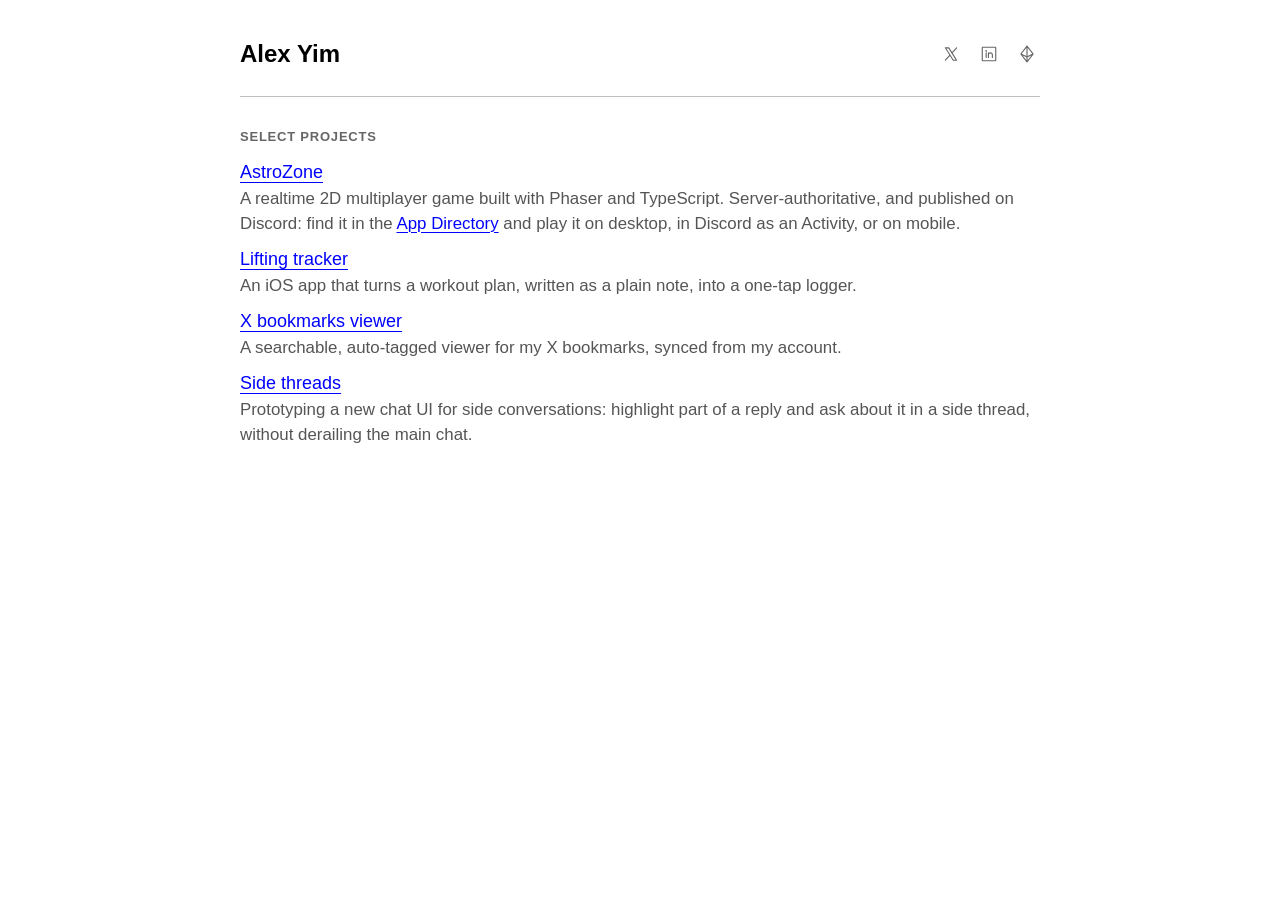
<file: index.html>
<!DOCTYPE html>
<html lang="en">
<head>
  <meta charset="utf-8">
  <meta name="viewport" content="width=device-width, initial-scale=1">
  <title>Alex Yim</title>

  <meta name="description" content="Software Engineer">
  <meta property="og:title" content="Alex Yim">
  <meta property="og:description" content="Software Engineer">
  <meta property="og:url" content="https://alexyim.org">

  <link rel="icon" type="image/x-icon" href="favicon.ico">

  <link rel="stylesheet" href="/style.css?v=4">
</head>
<body>
  <main>
    <header class="site-header">
      <h1>
        Alex Yim
        <nav class="social-links" aria-label="Social links">
          <a href="https://x.com/alexyim" target="_blank" rel="noopener noreferrer" aria-label="X (formerly Twitter)">
            <svg viewBox="0 0 256 256" fill="currentColor" aria-hidden="true"><path d="M214.75,211.71l-62.6-98.38,61.77-67.95a8,8,0,0,0-11.84-10.76L143.24,99.34,102.75,35.71A8,8,0,0,0,96,32H48a8,8,0,0,0-6.75,12.3l62.6,98.37-61.77,68a8,8,0,1,0,11.84,10.76l58.84-64.72,40.49,63.63A8,8,0,0,0,160,224h48a8,8,0,0,0,6.75-12.29ZM164.39,208,62.57,48h29L193.43,208Z"/></svg>
          </a>
          <a href="https://linkedin.com/in/alexyimcal" target="_blank" rel="noopener noreferrer" aria-label="LinkedIn">
            <svg viewBox="0 0 256 256" fill="currentColor" aria-hidden="true"><path d="M216,24H40A16,16,0,0,0,24,40V216a16,16,0,0,0,16,16H216a16,16,0,0,0,16-16V40A16,16,0,0,0,216,24Zm0,192H40V40H216V216ZM96,112v64a8,8,0,0,1-16,0V112a8,8,0,0,1,16,0Zm88,28v36a8,8,0,0,1-16,0V140a20,20,0,0,0-40,0v36a8,8,0,0,1-16,0V112a8,8,0,0,1,15.79-1.78A36,36,0,0,1,184,140ZM100,84A12,12,0,1,1,88,72,12,12,0,0,1,100,84Z"/></svg>
          </a>
          <a href="https://etherscan.io/address/alexy.eth" target="_blank" rel="noopener noreferrer" aria-label="Ethereum">
            <svg viewBox="0 0 256 256" fill="currentColor" aria-hidden="true"><path d="M222.29,123.06l-88-112a8,8,0,0,0-12.58,0l-88,112a8,8,0,0,0,0,9.88l88,112a8,8,0,0,0,12.58,0l88-112A8,8,0,0,0,222.29,123.06ZM136,39.13l67.42,85.8L136,155.58ZM120,155.58,52.58,124.93,120,39.13Zm0,17.57v43.72l-53.43-68Zm16,0,53.43-24.29-53.43,68Z"/></svg>
          </a>
        </nav>
      </h1>
    </header>

    <section class="projects" aria-labelledby="projects-heading">
      <h2 id="projects-heading">Select projects</h2>
      <ul>
        <li>
          <a href="https://astrozone.up.railway.app/" target="_blank" rel="noopener noreferrer">AstroZone</a>
          <span class="project-note">A realtime 2D multiplayer game built with Phaser and TypeScript. Server-authoritative, and published on Discord: find it in the <a href="https://discord.com/discovery/applications/1543836397700653107">App Directory</a> and play it on desktop, in Discord as an Activity, or on mobile.</span>
        </li>
        <li>
          <a href="projects/lifting-tracker/">Lifting tracker</a>
          <span class="project-note">An iOS app that turns a workout plan, written as a plain note, into a one-tap logger.</span>
        </li>
        <li>
          <a href="projects/x-bookmarks/">X bookmarks viewer</a>
          <span class="project-note">A searchable, auto-tagged viewer for my X bookmarks, synced from my account.</span>
        </li>
        <li>
          <a href="projects/chat-asides/">Side threads</a>
          <span class="project-note">Prototyping a new chat UI for side conversations: highlight part of a reply and ask about it in a side thread, without derailing the main chat.</span>
        </li>
      </ul>
    </section>
  </main>
  <script type="module" src="https://static.cloudflareinsights.com/beacon.min.js" data-cf-beacon='{"token": "e54d56c2ba0f45f4ae67112ad8e70a1b"}'></script>
</body>
</html>
</file>
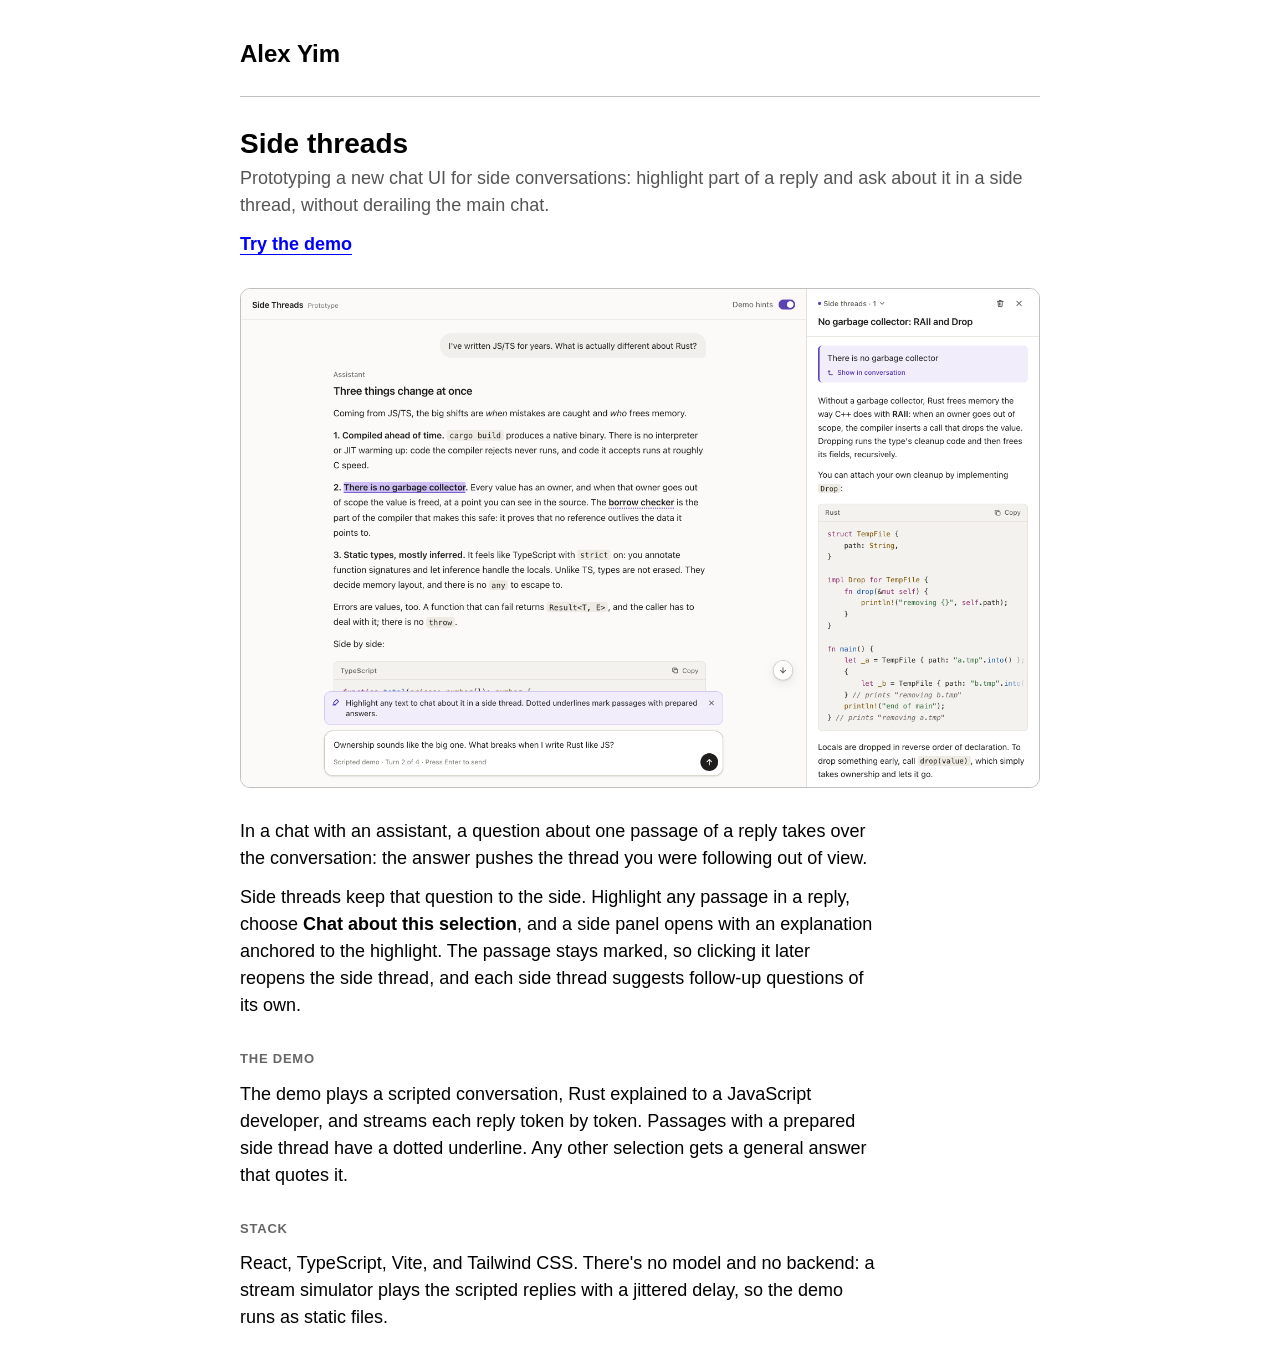
<file: projects/chat-asides/index.html>
<!DOCTYPE html>
<html lang="en">
<head>
  <meta charset="utf-8">
  <meta name="viewport" content="width=device-width, initial-scale=1">
  <title>Side threads · Alex Yim</title>

  <meta name="description" content="Prototyping a new chat UI for side conversations: highlight part of a reply and ask about it in a side thread, without derailing the main chat.">
  <meta property="og:title" content="Side threads">
  <meta property="og:description" content="Prototyping a new chat UI for side conversations: highlight part of a reply and ask about it in a side thread, without derailing the main chat.">
  <meta property="og:url" content="https://alexyim.org/projects/chat-asides/">
  <meta property="og:image" content="https://alexyim.org/projects/chat-asides/aside.png">

  <link rel="icon" type="image/x-icon" href="/favicon.ico">
  <link rel="stylesheet" href="/style.css?v=4">
</head>
<body>
  <main>
    <header class="site-header">
      <h1><a class="home-link" href="/">Alex Yim</a></h1>
    </header>

    <article class="project-page">
      <h2 class="project-title">Side threads</h2>
      <p class="project-tagline">Prototyping a new chat UI for side conversations: highlight part of a reply and ask about it in a side thread, without derailing the main chat.</p>
      <p class="project-demo"><a href="demo/">Try the demo</a></p>

      <figure class="screenshot">
        <a href="aside.png"><img src="aside.png" width="2880" height="1800"
             alt="The chat on the left, with the passage &quot;There is no garbage collector&quot; highlighted, and a side thread on the right explaining it"></a>
      </figure>

      <div class="project-body">
        <p>In a chat with an assistant, a question about one passage of a reply takes over the conversation: the answer pushes the thread you were following out of view.</p>
        <p>Side threads keep that question to the side. Highlight any passage in a reply, choose <strong>Chat about this selection</strong>, and a side panel opens with an explanation anchored to the highlight. The passage stays marked, so clicking it later reopens the side thread, and each side thread suggests follow-up questions of its own.</p>
        <h3>The demo</h3>
        <p>The demo plays a scripted conversation, Rust explained to a JavaScript developer, and streams each reply token by token. Passages with a prepared side thread have a dotted underline. Any other selection gets a general answer that quotes it.</p>
        <h3>Stack</h3>
        <p>React, TypeScript, Vite, and Tailwind CSS. There's no model and no backend: a stream simulator plays the scripted replies with a jittered delay, so the demo runs as static files.</p>
      </div>
    </article>
  </main>
  <script type="module" src="https://static.cloudflareinsights.com/beacon.min.js" data-cf-beacon='{"token": "e54d56c2ba0f45f4ae67112ad8e70a1b"}'></script>
</body>
</html>
</file>
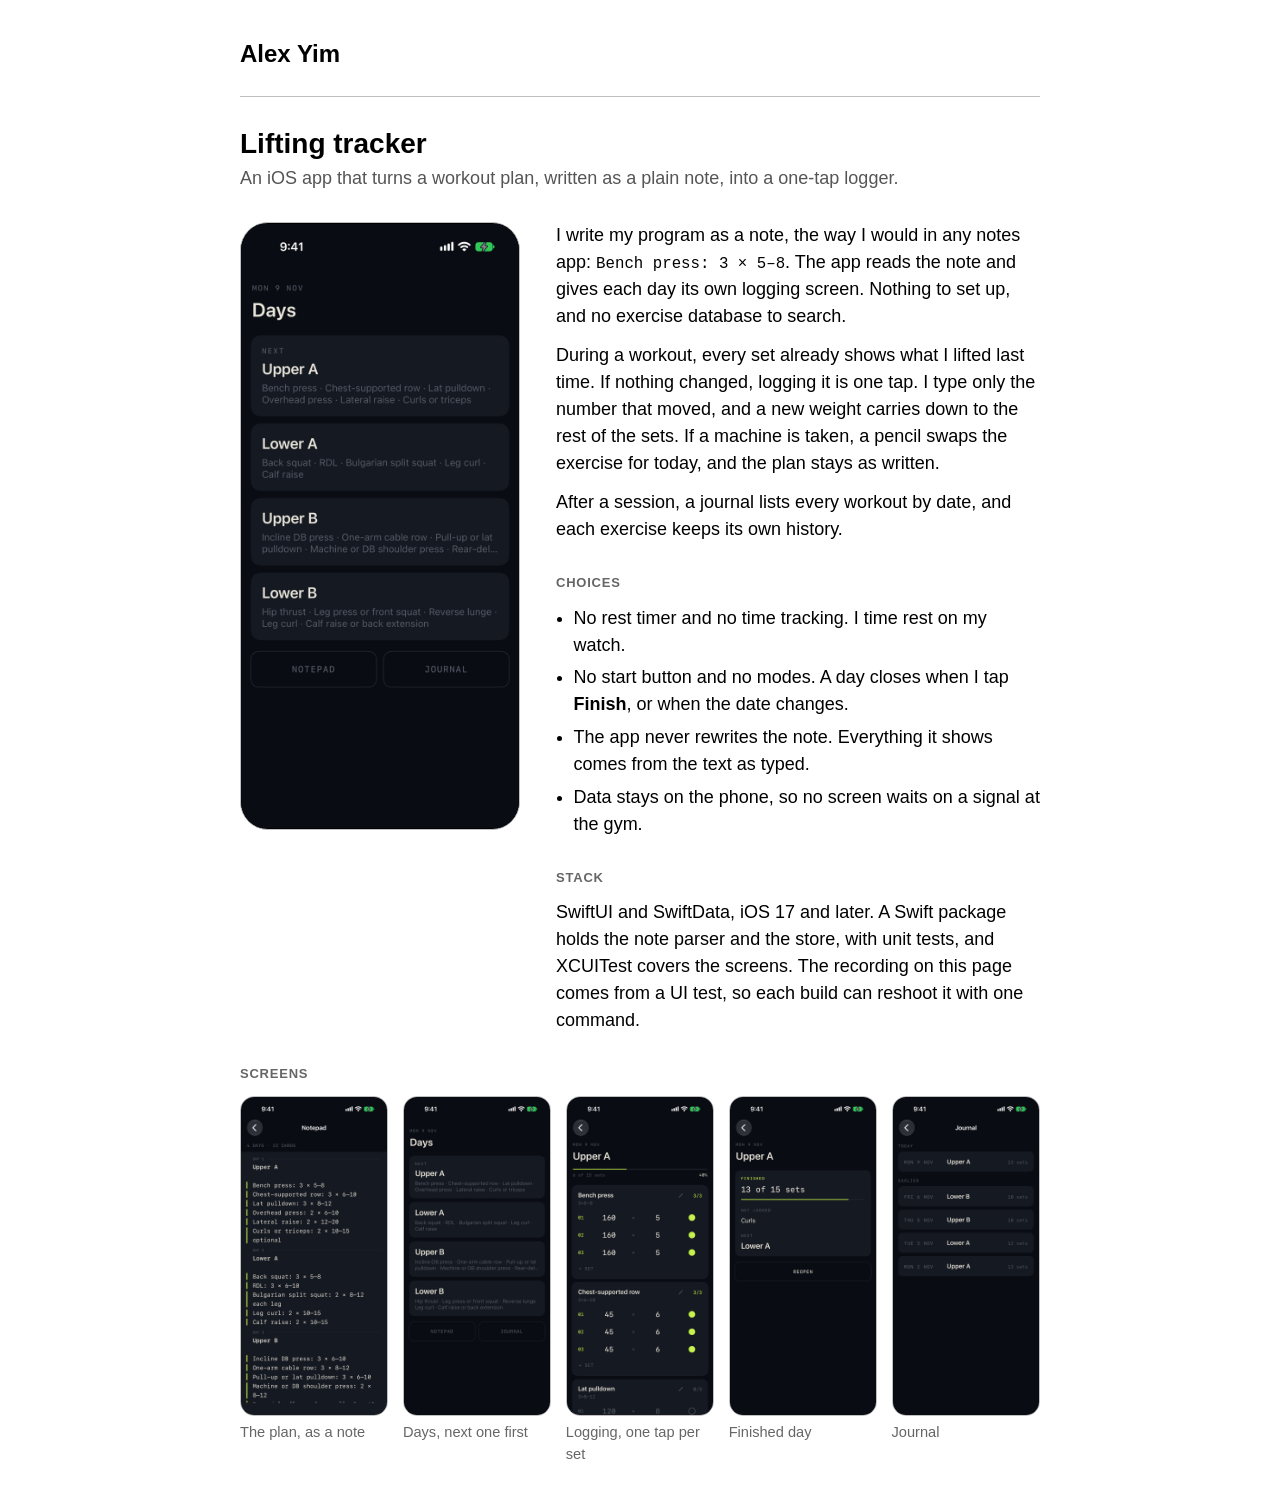
<file: projects/lifting-tracker/index.html>
<!DOCTYPE html>
<html lang="en">
<head>
  <meta charset="utf-8">
  <meta name="viewport" content="width=device-width, initial-scale=1">
  <title>Lifting tracker · Alex Yim</title>

  <meta name="description" content="An iOS app that turns a workout plan, written as a plain note, into a one-tap logger.">
  <meta property="og:title" content="Lifting tracker">
  <meta property="og:description" content="An iOS app that turns a workout plan, written as a plain note, into a one-tap logger.">
  <meta property="og:url" content="https://alexyim.org/projects/lifting-tracker/">
  <meta property="og:image" content="https://alexyim.org/projects/lifting-tracker/poster.png">

  <link rel="icon" type="image/x-icon" href="/favicon.ico">
  <link rel="stylesheet" href="/style.css?v=4">
</head>
<body>
  <main>
    <header class="site-header">
      <h1><a class="home-link" href="/">Alex Yim</a></h1>
    </header>

    <article class="project-page">
      <h2 class="project-title">Lifting tracker</h2>
      <p class="project-tagline">An iOS app that turns a workout plan, written as a plain note, into a one-tap logger.</p>

      <div class="project-hero">
        <video class="device" src="demo.mp4" poster="poster.png" autoplay muted loop playsinline
               aria-label="Screen recording: the plan note, then a full Upper A session logged and finished, then the journal."></video>

        <div class="project-body">
          <p>I write my program as a note, the way I would in any notes app: <code>Bench press: 3 × 5–8</code>. The app reads the note and gives each day its own logging screen. Nothing to set up, and no exercise database to search.</p>
          <p>During a workout, every set already shows what I lifted last time. If nothing changed, logging it is one tap. I type only the number that moved, and a new weight carries down to the rest of the sets. If a machine is taken, a pencil swaps the exercise for today, and the plan stays as written.</p>
          <p>After a session, a journal lists every workout by date, and each exercise keeps its own history.</p>
          <h3>Choices</h3>
          <ul>
            <li>No rest timer and no time tracking. I time rest on my watch.</li>
            <li>No start button and no modes. A day closes when I tap <strong>Finish</strong>, or when the date changes.</li>
            <li>The app never rewrites the note. Everything it shows comes from the text as typed.</li>
            <li>Data stays on the phone, so no screen waits on a signal at the gym.</li>
          </ul>
          <h3>Stack</h3>
          <p>SwiftUI and SwiftData, iOS 17 and later. A Swift package holds the note parser and the store, with unit tests, and XCUITest covers the screens. The recording on this page comes from a UI test, so each build can reshoot it with one command.</p>
        </div>
      </div>

      <h3 class="gallery-heading">Screens</h3>
      <ul class="gallery">
        <li><figure><img src="2-notepad.png" alt="The notepad, holding the four-day routine as plain text" loading="lazy" width="644" height="1400"><figcaption>The plan, as a note</figcaption></figure></li>
        <li><figure><img src="1-days.png" alt="The days list, with Upper A next in the rotation" loading="lazy" width="644" height="1400"><figcaption>Days, next one first</figcaption></figure></li>
        <li><figure><img src="3-logger.png" alt="The Upper A logger, with last week's weights shown on each set" loading="lazy" width="644" height="1400"><figcaption>Logging, one tap per set</figcaption></figure></li>
        <li><figure><img src="4-summary.png" alt="The summary after finishing Upper A" loading="lazy" width="644" height="1400"><figcaption>Finished day</figcaption></figure></li>
        <li><figure><img src="5-journal.png" alt="The journal, listing the week's sessions by date" loading="lazy" width="644" height="1400"><figcaption>Journal</figcaption></figure></li>
      </ul>
    </article>
  </main>
  <script type="module" src="https://static.cloudflareinsights.com/beacon.min.js" data-cf-beacon='{"token": "e54d56c2ba0f45f4ae67112ad8e70a1b"}'></script>
</body>
</html>
</file>
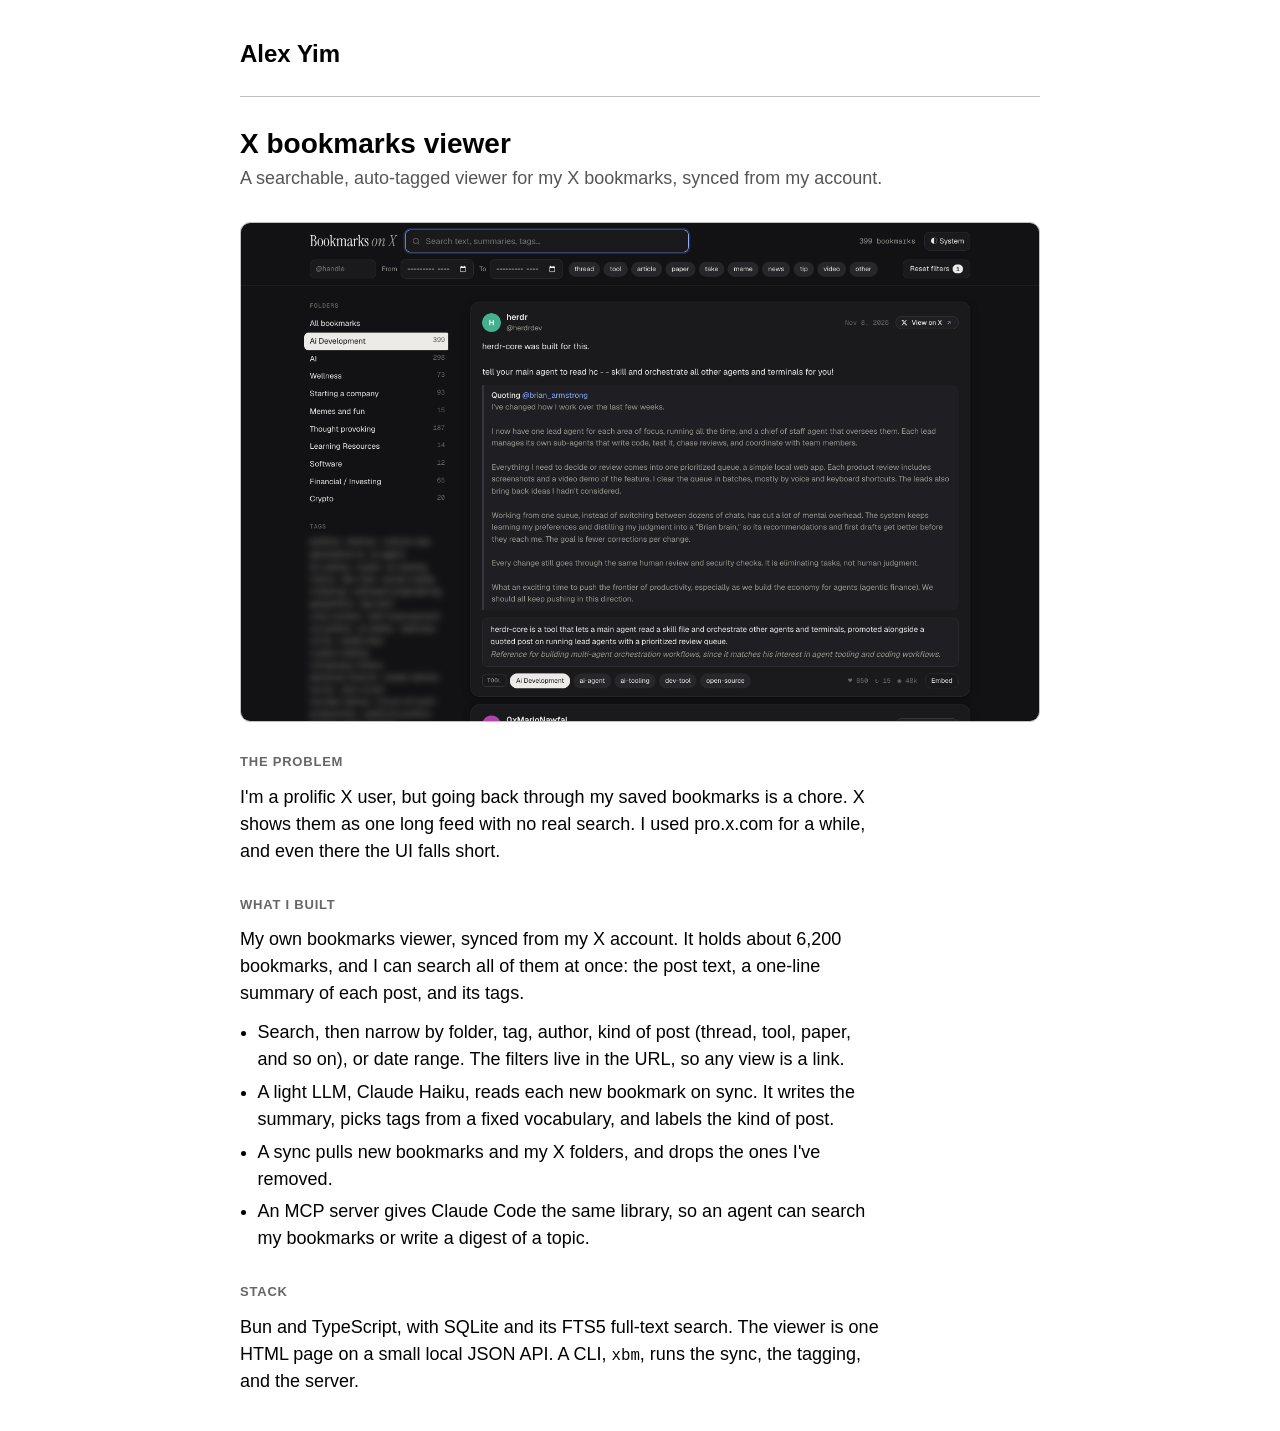
<file: projects/x-bookmarks/index.html>
<!DOCTYPE html>
<html lang="en">
<head>
  <meta charset="utf-8">
  <meta name="viewport" content="width=device-width, initial-scale=1">
  <title>X bookmarks viewer · Alex Yim</title>

  <meta name="description" content="A searchable, auto-tagged viewer for my X bookmarks, synced from my account.">
  <meta property="og:title" content="X bookmarks viewer">
  <meta property="og:description" content="A searchable, auto-tagged viewer for my X bookmarks, synced from my account.">
  <meta property="og:url" content="https://alexyim.org/projects/x-bookmarks/">
  <meta property="og:image" content="https://alexyim.org/projects/x-bookmarks/viewer.png">

  <link rel="icon" type="image/x-icon" href="/favicon.ico">
  <link rel="stylesheet" href="/style.css?v=4">
</head>
<body>
  <main>
    <header class="site-header">
      <h1><a class="home-link" href="/">Alex Yim</a></h1>
    </header>

    <article class="project-page">
      <h2 class="project-title">X bookmarks viewer</h2>
      <p class="project-tagline">A searchable, auto-tagged viewer for my X bookmarks, synced from my account.</p>

      <figure class="screenshot">
        <a href="viewer.png"><img src="viewer.png" width="2880" height="1800"
             alt="The viewer filtered to the Ai Development folder, 399 bookmarks. A post card shows the post, a one-line summary, and its tags. The sidebar tag list is blurred."></a>
      </figure>

      <div class="project-body">
        <h3>The problem</h3>
        <p>I'm a prolific X user, but going back through my saved bookmarks is a chore. X shows them as one long feed with no real search. I used pro.x.com for a while, and even there the UI falls short.</p>
        <h3>What I built</h3>
        <p>My own bookmarks viewer, synced from my X account. It holds about 6,200 bookmarks, and I can search all of them at once: the post text, a one-line summary of each post, and its tags.</p>
        <ul>
          <li>Search, then narrow by folder, tag, author, kind of post (thread, tool, paper, and so on), or date range. The filters live in the URL, so any view is a link.</li>
          <li>A light LLM, Claude Haiku, reads each new bookmark on sync. It writes the summary, picks tags from a fixed vocabulary, and labels the kind of post.</li>
          <li>A sync pulls new bookmarks and my X folders, and drops the ones I've removed.</li>
          <li>An MCP server gives Claude Code the same library, so an agent can search my bookmarks or write a digest of a topic.</li>
        </ul>
        <h3>Stack</h3>
        <p>Bun and TypeScript, with SQLite and its FTS5 full-text search. The viewer is one HTML page on a small local JSON API. A CLI, <code>xbm</code>, runs the sync, the tagging, and the server.</p>
      </div>
    </article>
  </main>
  <script type="module" src="https://static.cloudflareinsights.com/beacon.min.js" data-cf-beacon='{"token": "e54d56c2ba0f45f4ae67112ad8e70a1b"}'></script>
</body>
</html>
</file>
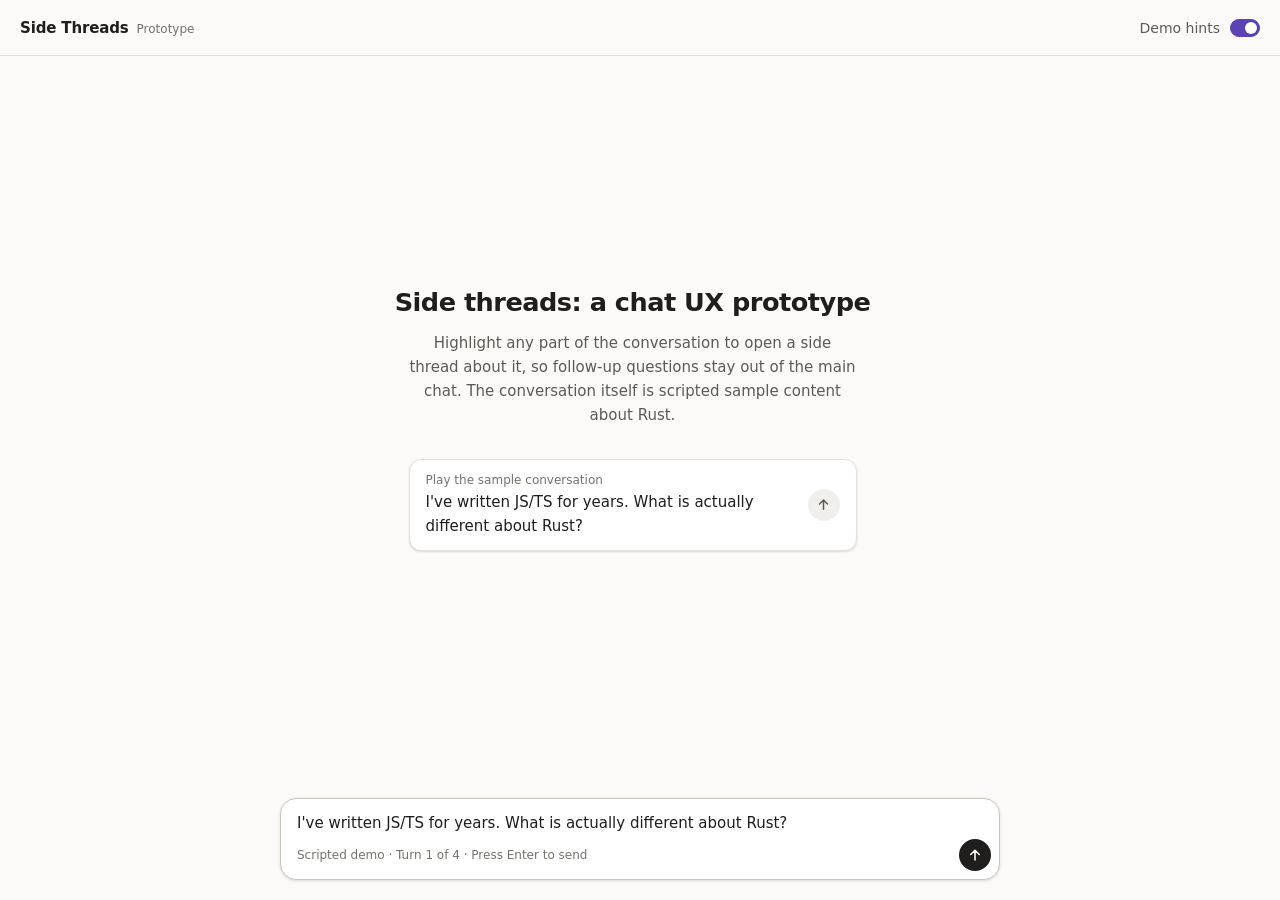
<file: projects/chat-asides/demo/index.html>
<!doctype html>
<html lang="en">
  <head>
    <meta charset="UTF-8" />
    <meta name="viewport" content="width=device-width, initial-scale=1.0" />
    <meta name="color-scheme" content="light dark" />
    <title>Side Threads · Prototype</title>
    <script type="module" crossorigin src="./assets/index-chdZR3mV.js"></script>
    <link rel="stylesheet" crossorigin href="./assets/index-BQ_WyhXD.css">
  </head>
  <body>
    <div id="root"></div>
    <script type="module" src="https://static.cloudflareinsights.com/beacon.min.js" data-cf-beacon='{"token": "e54d56c2ba0f45f4ae67112ad8e70a1b"}'></script>
</body>
</html>
</file>
<file: style.css>
/* Base Reset */
*, *::before, *::after {
  box-sizing: border-box;
  margin: 0;
  padding: 0;
}

:root {
  /* Typography */
  --font-family: -apple-system, BlinkMacSystemFont, "proxima nova", "helvetica neue", helvetica, arial, sans-serif;
  --font-size: clamp(1rem, 1.5vw, 1.125rem);
  
  /* Spacing */
  --space-1: clamp(0.75rem, 3vw, 1.5rem);
  --width-content: 800px;
  --width-page: min(90%, var(--width-content));
  
  /* Styling */
  --radius: 2px;
  --duration: 0.2s;
  --timing: ease;
  
  /* Light theme colors */
  --color-text: #000000;
  --color-text-secondary: #555555;
  --color-text-muted: #666666;
  --color-link: blue;
  --color-border: #c0c0c0;
  --color-background: white;
}

/* Base HTML elements */
html {
  -webkit-text-size-adjust: 100%;
  tab-size: 4;
}

body {
  font-family: var(--font-family);
  background: var(--color-background);
  color: var(--color-text);
  font-size: var(--font-size);
  line-height: 1.5;
  -webkit-font-smoothing: antialiased;
  -moz-osx-font-smoothing: grayscale;
  text-rendering: optimizeLegibility;
  transition: background-color var(--duration) var(--timing),
              color var(--duration) var(--timing);
}

main {
  width: var(--width-page);
  margin: 0 auto;
  padding: calc(var(--space-1) * 1.5) 0;
}

/* Media elements */
img, picture, video, canvas, svg {
  display: block;
  max-width: 100%;
}

/* Form elements */
input, button, textarea, select {
  font: inherit;
}

/* Typography */
p, h1, h2, h3, h4, h5, h6 {
  overflow-wrap: break-word;
}

/* Site header */
.site-header {
  padding-bottom: var(--space-1);
  border-bottom: 1px solid var(--color-border);
}

.site-header h1 {
  font-size: 1.5rem;
  font-weight: bold;
  margin: 0;
  display: flex;
  justify-content: space-between;
  align-items: center;
}

/* Social links */
.social-links {
  display: flex;
  gap: 0.75rem;
  font-size: 0.875em;
}

.social-links a {
  color: var(--color-text-muted);
  padding: 0.25rem;
  transition: color var(--duration) var(--timing), 
              transform var(--duration) var(--timing);
  text-decoration: none;
}

.social-links a:hover {
  color: var(--color-text);
  transform: translateY(-1px);
}

.social-links svg {
  width: 1.125rem;
  height: 1.125rem;
}

.social-links a:focus-visible {
  outline: 2px solid var(--color-link);
  outline-offset: var(--radius);
  border-radius: var(--radius);
}

/* Projects section */
.projects {
  margin-top: calc(var(--space-1) * 1.25);
}

.projects h2 {
  font-size: 0.8125rem;
  font-weight: 600;
  letter-spacing: 0.06em;
  text-transform: uppercase;
  color: var(--color-text-muted);
  margin-bottom: calc(var(--space-1) * 0.5);
}

.projects ul {
  list-style: none;
  display: flex;
  flex-direction: column;
  gap: calc(var(--space-1) * 0.4);
}

.projects a {
  color: var(--color-link);
  text-decoration-thickness: 1px;
  text-underline-offset: 0.2em;
  transition: all var(--duration) var(--timing);
}

.projects a:hover,
.projects a:focus-visible {
  opacity: 0.8;
  text-decoration-thickness: 2px;
}

.project-note {
  display: block;
  color: var(--color-text-secondary);
  font-size: 0.9375em;
  line-height: 1.5;
}

/* Project pages */
.home-link {
  color: inherit;
  text-decoration: none;
}

.project-page {
  margin-top: calc(var(--space-1) * 1.25);
}

.project-title {
  font-size: 1.75rem;
  line-height: 1.2;
}

.project-tagline {
  color: var(--color-text-secondary);
  margin-top: 0.25rem;
}

.project-demo {
  margin-top: 0.75rem;
  font-weight: 600;
}

.project-tagline a,
.project-demo a,
.project-body a {
  color: var(--color-link);
  text-decoration-thickness: 1px;
  text-underline-offset: 0.2em;
  transition: all var(--duration) var(--timing);
}

.project-tagline a:hover,
.project-demo a:hover,
.project-body a:hover,
.project-tagline a:focus-visible,
.project-demo a:focus-visible,
.project-body a:focus-visible {
  opacity: 0.8;
  text-decoration-thickness: 2px;
}

.screenshot + .project-body {
  margin-top: calc(var(--space-1) * 1.25);
}

.project-hero {
  display: grid;
  grid-template-columns: minmax(0, 280px) minmax(0, 1fr);
  gap: calc(var(--space-1) * 1.5);
  align-items: start;
  margin-top: calc(var(--space-1) * 1.25);
}

.device {
  width: 100%;
  height: auto;
  aspect-ratio: 1206 / 2622;
  border-radius: 28px;
  border: 1px solid var(--color-border);
  background: #000;
}

.project-body p + p,
.project-body h3 + p,
.project-body h3 + ul,
.project-body p + ul {
  margin-top: 0.75rem;
}

.project-body h3,
.gallery-heading {
  font-size: 0.8125rem;
  font-weight: 600;
  letter-spacing: 0.06em;
  text-transform: uppercase;
  color: var(--color-text-muted);
  margin-top: calc(var(--space-1) * 1.25);
}

.project-body ul {
  padding-left: 1.1rem;
  display: flex;
  flex-direction: column;
  gap: 0.35rem;
}

.project-body code {
  font-family: ui-monospace, "SF Mono", Menlo, monospace;
  font-size: 0.875em;
  white-space: nowrap;
}

.screenshot {
  margin-top: calc(var(--space-1) * 1.25);
}

.screenshot img {
  width: 100%;
  height: auto;
  border-radius: 10px;
  border: 1px solid var(--color-border);
}

.screenshot figcaption {
  font-size: 0.8125em;
  color: var(--color-text-muted);
  margin-top: 0.4rem;
}

.screenshot + .project-body {
  max-width: 640px;
}

.screenshot + .project-body h3:first-child {
  margin-top: calc(var(--space-1) * 1.25);
}

.gallery {
  list-style: none;
  display: grid;
  grid-template-columns: repeat(5, minmax(0, 1fr));
  gap: calc(var(--space-1) * 0.6);
  margin-top: calc(var(--space-1) * 0.5);
}

.gallery img {
  width: 100%;
  height: auto;
  border-radius: 14px;
  border: 1px solid var(--color-border);
}

.gallery figcaption {
  font-size: 0.8125em;
  color: var(--color-text-muted);
  margin-top: 0.4rem;
}

@media (max-width: 640px) {
  .project-hero {
    grid-template-columns: 1fr;
  }

  .device {
    max-width: 280px;
    margin: 0 auto;
  }

  .gallery {
    display: flex;
    overflow-x: auto;
    scroll-snap-type: x mandatory;
    padding-bottom: 0.5rem;
  }

  .gallery li {
    flex: 0 0 60%;
    scroll-snap-align: start;
  }
}

/* Dark mode */
@media (prefers-color-scheme: dark) {
  :root {
    --color-text: #ffffff;
    --color-text-secondary: #dddddd;
    --color-text-muted: #999999;
    --color-link: #66b3ff;
    --color-border: #333333;
    --color-background: #121212;
  }
}

/* Print styles */
@media print {
  :root {
    --color-text: black;
    --color-text-secondary: #333;
    --color-border: #666;
    --color-background: white;
  }
  
  body {
    font-size: 12pt;
  }
  
  .social-links {
    display: none;
  }
}

/* Accessibility - reduced motion */
@media (prefers-reduced-motion: reduce) {
  *,
  *::before,
  *::after {
    animation-duration: 0.01ms !important;
    animation-iteration-count: 1 !important;
    transition-duration: 0.01ms !important;
    scroll-behavior: auto !important;
  }
}
</file>
<file: projects/chat-asides/demo/assets/index-BQ_WyhXD.css>
/*! tailwindcss v4.3.5 | MIT License | https://tailwindcss.com */
@layer properties{@supports (((-webkit-hyphens:none)) and (not (margin-trim:block))) or ((-moz-orient:inline) and (not (color:rgb(from red r g b)))){*,:before,:after,::backdrop{--tw-translate-x:0;--tw-translate-y:0;--tw-translate-z:0;--tw-rotate-x:initial;--tw-rotate-y:initial;--tw-rotate-z:initial;--tw-skew-x:initial;--tw-skew-y:initial;--tw-border-style:solid;--tw-gradient-position:initial;--tw-gradient-from:#0000;--tw-gradient-via:#0000;--tw-gradient-to:#0000;--tw-gradient-stops:initial;--tw-gradient-via-stops:initial;--tw-gradient-from-position:0%;--tw-gradient-via-position:50%;--tw-gradient-to-position:100%;--tw-leading:initial;--tw-font-weight:initial;--tw-tracking:initial;--tw-ordinal:initial;--tw-slashed-zero:initial;--tw-numeric-figure:initial;--tw-numeric-spacing:initial;--tw-numeric-fraction:initial;--tw-shadow:0 0 #0000;--tw-shadow-color:initial;--tw-shadow-alpha:100%;--tw-inset-shadow:0 0 #0000;--tw-inset-shadow-color:initial;--tw-inset-shadow-alpha:100%;--tw-ring-color:initial;--tw-ring-shadow:0 0 #0000;--tw-inset-ring-color:initial;--tw-inset-ring-shadow:0 0 #0000;--tw-ring-inset:initial;--tw-ring-offset-width:0px;--tw-ring-offset-color:#fff;--tw-ring-offset-shadow:0 0 #0000;--tw-duration:initial;--tw-ease:initial;--code-fade-l:0px;--code-fade-r:0px}}}@layer theme{:root,:host{--font-sans:ui-sans-serif, system-ui, -apple-system, "Segoe UI", Roboto, "Helvetica Neue", Arial, sans-serif;--spacing:.25rem;--container-md:28rem;--text-xs:.75rem;--text-xs--line-height:calc(1 / .75);--text-sm:.875rem;--text-sm--line-height:calc(1.25 / .875);--font-weight-medium:500;--font-weight-semibold:600;--tracking-wide:.025em;--leading-tight:1.25;--leading-snug:1.375;--leading-normal:1.5;--leading-relaxed:1.625;--radius-md:.375rem;--radius-lg:.5rem;--radius-xl:.75rem;--radius-2xl:1rem;--ease-out:cubic-bezier(0, 0, .2, 1);--animate-pulse:pulse 2s cubic-bezier(.4, 0, .6, 1) infinite;--default-transition-duration:.15s;--default-transition-timing-function:cubic-bezier(.4, 0, .2, 1);--default-font-family:ui-sans-serif, system-ui, -apple-system, "Segoe UI", Roboto, "Helvetica Neue", Arial, sans-serif;--default-mono-font-family:ui-monospace, SFMono-Regular, Menlo, Consolas, "Liberation Mono", monospace;--animate-caret-blink:caret-blink 1s steps(2, start) infinite;--animate-aside-pulse:aside-pulse 1s ease-out 1}}@layer base{*,:after,:before,::backdrop{box-sizing:border-box;border:0 solid;margin:0;padding:0}::file-selector-button{box-sizing:border-box;border:0 solid;margin:0;padding:0}html,:host{-webkit-text-size-adjust:100%;tab-size:4;line-height:1.5;font-family:var(--default-font-family,-apple-system, BlinkMacSystemFont, "Segoe UI", Roboto, "Helvetica Neue", "Noto Sans", Arial, sans-serif, "Apple Color Emoji", "Segoe UI Emoji", "Segoe UI Symbol", "Noto Color Emoji");font-feature-settings:var(--default-font-feature-settings,normal);font-variation-settings:var(--default-font-variation-settings,normal);-webkit-tap-highlight-color:transparent}hr{height:0;color:inherit;border-top-width:1px}abbr:where([title]){-webkit-text-decoration:underline dotted;text-decoration:underline dotted}h1,h2,h3,h4,h5,h6{font-size:inherit;font-weight:inherit}a{color:inherit;-webkit-text-decoration:inherit;-webkit-text-decoration:inherit;-webkit-text-decoration:inherit;-webkit-text-decoration:inherit;text-decoration:inherit}b,strong{font-weight:bolder}code,kbd,samp,pre{font-family:var(--default-mono-font-family,ui-monospace, SFMono-Regular, Menlo, Monaco, Consolas, "Liberation Mono", "Courier New", monospace);font-feature-settings:var(--default-mono-font-feature-settings,normal);font-variation-settings:var(--default-mono-font-variation-settings,normal);font-size:1em}small{font-size:80%}sub,sup{vertical-align:baseline;font-size:75%;line-height:0;position:relative}sub{bottom:-.25em}sup{top:-.5em}table{text-indent:0;border-color:inherit;border-collapse:collapse}:-moz-focusring:where(:not(iframe)){outline:auto}progress{vertical-align:baseline}summary{display:list-item}ol,ul,menu{list-style:none}img,svg,video,canvas,audio,iframe,embed,object{vertical-align:middle;display:block}img,video{max-width:100%;height:auto}button,input,select,optgroup,textarea{font:inherit;font-feature-settings:inherit;font-variation-settings:inherit;letter-spacing:inherit;color:inherit;opacity:1;background-color:#0000;border-radius:0}::file-selector-button{font:inherit;font-feature-settings:inherit;font-variation-settings:inherit;letter-spacing:inherit;color:inherit;opacity:1;background-color:#0000;border-radius:0}:where(select:is([multiple],[size])) optgroup{font-weight:bolder}:where(select:is([multiple],[size])) optgroup option{padding-inline-start:20px}::file-selector-button{margin-inline-end:4px}::placeholder{opacity:1}@supports (not ((-webkit-appearance:-apple-pay-button))) or (contain-intrinsic-size:1px){::placeholder{color:currentColor}@supports (color:color-mix(in lab, red, red)){::placeholder{color:color-mix(in oklab, currentcolor 50%, transparent)}}}textarea{resize:vertical}::-webkit-search-decoration{-webkit-appearance:none}::-webkit-date-and-time-value{min-height:1lh;text-align:inherit}::-webkit-datetime-edit{display:inline-flex}::-webkit-datetime-edit-fields-wrapper{padding:0}::-webkit-datetime-edit{padding-block:0}::-webkit-datetime-edit-year-field{padding-block:0}::-webkit-datetime-edit-month-field{padding-block:0}::-webkit-datetime-edit-day-field{padding-block:0}::-webkit-datetime-edit-hour-field{padding-block:0}::-webkit-datetime-edit-minute-field{padding-block:0}::-webkit-datetime-edit-second-field{padding-block:0}::-webkit-datetime-edit-millisecond-field{padding-block:0}::-webkit-datetime-edit-meridiem-field{padding-block:0}::-webkit-calendar-picker-indicator{line-height:1}:-moz-ui-invalid{box-shadow:none}button,input:where([type=button],[type=reset],[type=submit]){appearance:button}::file-selector-button{appearance:button}::-webkit-inner-spin-button{height:auto}::-webkit-outer-spin-button{height:auto}[hidden]:where(:not([hidden=until-found])){display:none!important}html,body,#root{height:100%}body{background:var(--bg);color:var(--fg);font-family:var(--font-sans);-webkit-font-smoothing:antialiased;text-rendering:optimizelegibility;margin:0;font-size:16px;line-height:1.6;overflow:hidden}button{cursor:pointer}button:disabled{cursor:default}:focus-visible{outline:2px solid var(--focus);outline-offset:2px}::selection{background:var(--selection-bg);color:var(--selection-fg)}mark{color:inherit;background:0 0}}@layer components{mark[data-aside-ids]{background:var(--mark-bg);text-decoration:underline;-webkit-text-decoration-color:var(--mark-underline);-webkit-text-decoration-color:var(--mark-underline);-webkit-text-decoration-color:var(--mark-underline);text-decoration-color:var(--mark-underline);text-underline-offset:3px;cursor:pointer;-webkit-box-decoration-break:clone;box-decoration-break:clone;border-radius:2px;text-decoration-thickness:1.5px}mark[data-aside-ids][data-active=true]{background:var(--mark-bg-active)}mark[data-aside-ids][data-pulse=true]{animation:var(--animate-aside-pulse)}[data-aside-hint]{-webkit-text-decoration:underline dotted;text-decoration:underline dotted;-webkit-text-decoration-color:var(--hint-underline);-webkit-text-decoration-color:var(--hint-underline);-webkit-text-decoration-color:var(--hint-underline);text-decoration-color:var(--hint-underline);text-underline-offset:4px;cursor:pointer;border-radius:2px;text-decoration-thickness:1.5px}[data-aside-hint]:hover{background:var(--hint-bg-hover)}.md-caret{vertical-align:text-bottom;background:var(--fg-muted);width:.5em;height:1.05em;animation:var(--animate-caret-blink);border-radius:1px;margin-left:1px;display:inline-block}.code-scroll{scrollbar-width:thin;scrollbar-color:var(--border-strong) transparent;-webkit-mask-image:linear-gradient(to right, transparent, #000 var(--code-fade-l), #000 calc(100% - var(--code-fade-r)), transparent);-webkit-mask-image:linear-gradient(to right, transparent, #000 var(--code-fade-l), #000 calc(100% - var(--code-fade-r)), transparent);-webkit-mask-image:linear-gradient(to right, transparent, #000 var(--code-fade-l), #000 calc(100% - var(--code-fade-r)), transparent);mask-image:linear-gradient(to right, transparent, #000 var(--code-fade-l), #000 calc(100% - var(--code-fade-r)), transparent);animation-name:code-scroll-fade;animation-duration:auto;animation-timing-function:linear;animation-fill-mode:both;animation-timeline:scroll(self inline)}.hljs-comment,.hljs-quote{color:var(--hl-comment);font-style:italic}.hljs-keyword,.hljs-selector-tag,.hljs-literal,.hljs-doctag{color:var(--hl-keyword)}.hljs-string,.hljs-regexp,.hljs-char,.hljs-addition{color:var(--hl-string)}.hljs-number,.hljs-symbol,.hljs-bullet,.hljs-deletion{color:var(--hl-number)}.hljs-title,.hljs-title.function_,.hljs-section{color:var(--hl-function)}.hljs-type,.hljs-built_in,.hljs-title.class_,.hljs-attr,.hljs-attribute,.hljs-variable{color:var(--hl-type)}.hljs-meta,.hljs-punctuation,.hljs-operator{color:var(--hl-meta)}.hljs-emphasis{font-style:italic}.hljs-strong{font-weight:600}}@layer utilities{.pointer-events-auto{pointer-events:auto}.pointer-events-none{pointer-events:none}.collapse{visibility:collapse}.visible{visibility:visible}.sr-only{clip-path:inset(50%);white-space:nowrap;border-width:0;width:1px;height:1px;margin:-1px;padding:0;position:absolute;overflow:hidden}.absolute{position:absolute}.fixed{position:fixed}.relative{position:relative}.static{position:static}.sticky{position:sticky}.inset-0{inset:0}.inset-x-0{inset-inline:0}.inset-y-0{inset-block:0}.top-0{top:0}.top-1\/2{top:50%}.top-full{top:100%}.right-0{right:0}.right-3{right:calc(var(--spacing) * 3)}.right-4{right:calc(var(--spacing) * 4)}.bottom-0{bottom:0}.bottom-4{bottom:calc(var(--spacing) * 4)}.left-0{left:0}.left-3{left:calc(var(--spacing) * 3)}.left-\[2px\]{left:2px}.z-20{z-index:20}.z-30{z-index:30}.z-40{z-index:40}.z-50{z-index:50}.container{width:100%}@media (width>=900px){.container{max-width:900px}}@media (width>=40rem){.container{max-width:40rem}}@media (width>=48rem){.container{max-width:48rem}}@media (width>=64rem){.container{max-width:64rem}}@media (width>=80rem){.container{max-width:80rem}}@media (width>=96rem){.container{max-width:96rem}}.mx-auto{margin-inline:auto}.-my-0\.5{margin-block:calc(var(--spacing) * -.5)}.my-\[0\.3em\]{margin-block:.3em}.my-\[0\.8em\]{margin-block:.8em}.my-\[1\.1em\]{margin-block:1.1em}.my-\[1\.8em\]{margin-block:1.8em}.my-\[1em\]{margin-block:1em}.-mt-1{margin-top:calc(var(--spacing) * -1)}.mt-0\.5{margin-top:calc(var(--spacing) * .5)}.mt-1\.5{margin-top:calc(var(--spacing) * 1.5)}.mt-2{margin-top:calc(var(--spacing) * 2)}.mt-3{margin-top:calc(var(--spacing) * 3)}.mt-8{margin-top:calc(var(--spacing) * 8)}.mt-\[1\.2em\]{margin-top:1.2em}.mt-\[1\.3em\]{margin-top:1.3em}.mt-\[1\.4em\]{margin-top:1.4em}.mt-\[1\.5em\]{margin-top:1.5em}.mt-px{margin-top:1px}.-mr-1\.5{margin-right:calc(var(--spacing) * -1.5)}.mb-1\.5{margin-bottom:calc(var(--spacing) * 1.5)}.mb-2{margin-bottom:calc(var(--spacing) * 2)}.mb-2\.5{margin-bottom:calc(var(--spacing) * 2.5)}.mb-\[0\.3em\]{margin-bottom:.3em}.mb-\[0\.4em\]{margin-bottom:.4em}.mb-\[0\.5em\]{margin-bottom:.5em}.mb-\[0\.45em\]{margin-bottom:.45em}.-ml-2{margin-left:calc(var(--spacing) * -2)}.-ml-2\.5{margin-left:calc(var(--spacing) * -2.5)}.ml-auto{margin-left:auto}.line-clamp-1{-webkit-line-clamp:1;-webkit-box-orient:vertical;display:-webkit-box;overflow:hidden}.line-clamp-3{-webkit-line-clamp:3;-webkit-box-orient:vertical;display:-webkit-box;overflow:hidden}.block{display:block}.contents{display:contents}.flex{display:flex}.hidden{display:none}.inline{display:inline}.inline-flex{display:inline-flex}.table{display:table}.\[field-sizing\:content\]{field-sizing:content}.size-1\.5{width:calc(var(--spacing) * 1.5);height:calc(var(--spacing) * 1.5)}.size-3{width:calc(var(--spacing) * 3);height:calc(var(--spacing) * 3)}.size-3\.5{width:calc(var(--spacing) * 3.5);height:calc(var(--spacing) * 3.5)}.size-4{width:calc(var(--spacing) * 4);height:calc(var(--spacing) * 4)}.size-5{width:calc(var(--spacing) * 5);height:calc(var(--spacing) * 5)}.size-6{width:calc(var(--spacing) * 6);height:calc(var(--spacing) * 6)}.size-8{width:calc(var(--spacing) * 8);height:calc(var(--spacing) * 8)}.size-9{width:calc(var(--spacing) * 9);height:calc(var(--spacing) * 9)}.size-10{width:calc(var(--spacing) * 10);height:calc(var(--spacing) * 10)}.h-6{height:calc(var(--spacing) * 6)}.h-8{height:calc(var(--spacing) * 8)}.h-10{height:calc(var(--spacing) * 10)}.h-14{height:calc(var(--spacing) * 14)}.h-\[1\.6em\]{height:1.6em}.h-\[18px\]{height:18px}.h-dvh{height:100dvh}.h-full{height:100%}.max-h-40{max-height:calc(var(--spacing) * 40)}.max-h-\[min\(24rem\,60vh\)\]{max-height:min(24rem,60vh)}.min-h-0{min-height:0}.min-h-full{min-height:100%}.w-\[30px\]{width:30px}.w-\[min\(100vw\,var\(--panel-width\)\)\]{width:min(100vw, var(--panel-width))}.w-full{width:100%}.max-w-\(--chat-width\){max-width:var(--chat-width)}.max-w-\[18rem\]{max-width:18rem}.max-w-\[88\%\]{max-width:88%}.max-w-\[min\(85\%\,36rem\)\]{max-width:min(85%,36rem)}.max-w-full{max-width:100%}.max-w-md{max-width:var(--container-md)}.min-w-0{min-width:0}.flex-1{flex:1}.shrink-0{flex-shrink:0}.grow{flex-grow:1}.border-collapse{border-collapse:collapse}.translate-x-0{--tw-translate-x:0px;translate:var(--tw-translate-x) var(--tw-translate-y)}.translate-x-3{--tw-translate-x:calc(var(--spacing) * 3);translate:var(--tw-translate-x) var(--tw-translate-y)}.translate-x-full{--tw-translate-x:100%;translate:var(--tw-translate-x) var(--tw-translate-y)}.-translate-y-1\/2{--tw-translate-y:calc(calc(1 / 2 * 100%) * -1);translate:var(--tw-translate-x) var(--tw-translate-y)}.rotate-180{rotate:180deg}.transform{transform:var(--tw-rotate-x, ) var(--tw-rotate-y, ) var(--tw-rotate-z, ) var(--tw-skew-x, ) var(--tw-skew-y, )}.animate-aside-pulse{animation:1s ease-out aside-pulse}.animate-caret-blink{animation:1s steps(2,start) infinite caret-blink}.animate-fade-in{animation:.15s ease-out fade-in}.resize{resize:both}.resize-none{resize:none}.\[scrollbar-gutter\:stable\]{scrollbar-gutter:stable}.list-decimal{list-style-type:decimal}.list-disc{list-style-type:disc}.flex-col{flex-direction:column}.items-baseline{align-items:baseline}.items-center{align-items:center}.items-start{align-items:flex-start}.justify-between{justify-content:space-between}.justify-center{justify-content:center}.justify-end{justify-content:flex-end}.gap-0\.5{gap:calc(var(--spacing) * .5)}.gap-1{gap:var(--spacing)}.gap-1\.5{gap:calc(var(--spacing) * 1.5)}.gap-2{gap:calc(var(--spacing) * 2)}.gap-2\.5{gap:calc(var(--spacing) * 2.5)}.gap-3{gap:calc(var(--spacing) * 3)}.gap-4{gap:calc(var(--spacing) * 4)}.gap-5{gap:calc(var(--spacing) * 5)}.truncate{text-overflow:ellipsis;white-space:nowrap;overflow:hidden}.overflow-hidden{overflow:hidden}.overflow-x-auto{overflow-x:auto}.overflow-y-auto{overflow-y:auto}.overscroll-contain{overscroll-behavior:contain}.rounded{border-radius:.25rem}.rounded-2xl{border-radius:var(--radius-2xl)}.rounded-\[0\.3em\]{border-radius:.3em}.rounded-\[1\.25rem\]{border-radius:1.25rem}.rounded-full{border-radius:2147483647px}.rounded-lg{border-radius:var(--radius-lg)}.rounded-md{border-radius:var(--radius-md)}.rounded-xl{border-radius:var(--radius-xl)}.rounded-br-md{border-bottom-right-radius:var(--radius-md)}.border{border-style:var(--tw-border-style);border-width:1px}.border-0{border-style:var(--tw-border-style);border-width:0}.border-t{border-top-style:var(--tw-border-style);border-top-width:1px}.border-b{border-bottom-style:var(--tw-border-style);border-bottom-width:1px}.border-l{border-left-style:var(--tw-border-style);border-left-width:1px}.border-l-\[3px\]{border-left-style:var(--tw-border-style);border-left-width:3px}.border-accent{border-color:var(--accent)}.border-accent-border{border-color:var(--accent-border)}.border-border{border-color:var(--border)}.border-border-strong{border-color:var(--border-strong)}.border-code-border{border-color:var(--code-border)}.border-current\/30{border-color:currentColor}@supports (color:color-mix(in lab, red, red)){.border-current\/30{border-color:color-mix(in oklab, currentcolor 30%, transparent)}}.bg-accent{background-color:var(--accent)}.bg-accent-fg{background-color:var(--accent-fg)}.bg-accent-soft{background-color:var(--accent-soft)}.bg-bg{background-color:var(--bg)}.bg-code-bg{background-color:var(--code-bg)}.bg-code-inline{background-color:var(--code-inline-bg)}.bg-fg{background-color:var(--fg)}.bg-fg-muted{background-color:var(--fg-muted)}.bg-fg-subtle{background-color:var(--fg-subtle)}.bg-scrim{background-color:var(--scrim)}.bg-surface{background-color:var(--surface)}.bg-surface-2{background-color:var(--surface-2)}.bg-surface-3{background-color:var(--surface-3)}.bg-transparent{background-color:#0000}.bg-linear-to-t{--tw-gradient-position:to top}@supports (background-image:linear-gradient(in lab, red, red)){.bg-linear-to-t{--tw-gradient-position:to top in oklab}}.bg-linear-to-t{background-image:linear-gradient(var(--tw-gradient-stops))}.from-surface{--tw-gradient-from:var(--surface);--tw-gradient-stops:var(--tw-gradient-via-stops,var(--tw-gradient-position), var(--tw-gradient-from) var(--tw-gradient-from-position), var(--tw-gradient-to) var(--tw-gradient-to-position))}.from-40\%{--tw-gradient-from-position:40%}.to-transparent{--tw-gradient-to:transparent;--tw-gradient-stops:var(--tw-gradient-via-stops,var(--tw-gradient-position), var(--tw-gradient-from) var(--tw-gradient-from-position), var(--tw-gradient-to) var(--tw-gradient-to-position))}.\[box-decoration-break\:clone\]{-webkit-box-decoration-break:clone;box-decoration-break:clone}.p-1{padding:var(--spacing)}.px-1{padding-inline:var(--spacing)}.px-1\.5{padding-inline:calc(var(--spacing) * 1.5)}.px-2{padding-inline:calc(var(--spacing) * 2)}.px-2\.5{padding-inline:calc(var(--spacing) * 2.5)}.px-3{padding-inline:calc(var(--spacing) * 3)}.px-3\.5{padding-inline:calc(var(--spacing) * 3.5)}.px-4{padding-inline:calc(var(--spacing) * 4)}.px-5{padding-inline:calc(var(--spacing) * 5)}.px-8{padding-inline:calc(var(--spacing) * 8)}.px-\[0\.35em\]{padding-inline:.35em}.py-1{padding-block:var(--spacing)}.py-1\.5{padding-block:calc(var(--spacing) * 1.5)}.py-2{padding-block:calc(var(--spacing) * 2)}.py-2\.5{padding-block:calc(var(--spacing) * 2.5)}.py-3{padding-block:calc(var(--spacing) * 3)}.py-12{padding-block:calc(var(--spacing) * 12)}.py-\[0\.1em\]{padding-block:.1em}.py-px{padding-block:1px}.pt-1{padding-top:var(--spacing)}.pt-2\.5{padding-top:calc(var(--spacing) * 2.5)}.pt-3{padding-top:calc(var(--spacing) * 3)}.pt-4{padding-top:calc(var(--spacing) * 4)}.pt-5{padding-top:calc(var(--spacing) * 5)}.pt-6{padding-top:calc(var(--spacing) * 6)}.pt-8{padding-top:calc(var(--spacing) * 8)}.pr-1{padding-right:var(--spacing)}.pr-2{padding-right:calc(var(--spacing) * 2)}.pr-2\.5{padding-right:calc(var(--spacing) * 2.5)}.pr-3{padding-right:calc(var(--spacing) * 3)}.pr-3\.5{padding-right:calc(var(--spacing) * 3.5)}.pb-2{padding-bottom:calc(var(--spacing) * 2)}.pb-3\.5{padding-bottom:calc(var(--spacing) * 3.5)}.pb-4{padding-bottom:calc(var(--spacing) * 4)}.pb-8{padding-bottom:calc(var(--spacing) * 8)}.pb-10{padding-bottom:calc(var(--spacing) * 10)}.pl-2\.5{padding-left:calc(var(--spacing) * 2.5)}.pl-3{padding-left:calc(var(--spacing) * 3)}.pl-3\.5{padding-left:calc(var(--spacing) * 3.5)}.pl-4{padding-left:calc(var(--spacing) * 4)}.pl-\[0\.2em\]{padding-left:.2em}.pl-\[1\.4em\]{padding-left:1.4em}.pl-\[1\.6em\]{padding-left:1.6em}.pl-\[1em\]{padding-left:1em}.text-center{text-align:center}.text-left{text-align:left}.align-bottom{vertical-align:bottom}.align-top{vertical-align:top}.font-mono{font-family:ui-monospace,SFMono-Regular,Menlo,Consolas,Liberation Mono,monospace}.font-sans{font-family:ui-sans-serif,system-ui,-apple-system,Segoe UI,Roboto,Helvetica Neue,Arial,sans-serif}.text-sm{font-size:var(--text-sm);line-height:var(--tw-leading,var(--text-sm--line-height))}.text-xs{font-size:var(--text-xs);line-height:var(--tw-leading,var(--text-xs--line-height))}.text-\[0\.84em\]{font-size:.84em}.text-\[0\.95em\]{font-size:.95em}.text-\[0\.875em\]{font-size:.875em}.text-\[0\.6875rem\]{font-size:.6875rem}.text-\[0\.8125rem\]{font-size:.8125rem}.text-\[0\.9375em\]{font-size:.9375em}.text-\[0\.9375rem\]{font-size:.9375rem}.text-\[1\.06em\]{font-size:1.06em}.text-\[1\.6rem\]{font-size:1.6rem}.text-\[1\.22em\]{font-size:1.22em}.text-\[1\.45em\]{font-size:1.45em}.text-\[1\.0625rem\]{font-size:1.0625rem}.text-\[1em\]{font-size:1em}.leading-4{--tw-leading:calc(var(--spacing) * 4);line-height:calc(var(--spacing) * 4)}.leading-\[1\.7\]{--tw-leading:1.7;line-height:1.7}.leading-\[1\.65\]{--tw-leading:1.65;line-height:1.65}.leading-normal{--tw-leading:var(--leading-normal);line-height:var(--leading-normal)}.leading-relaxed{--tw-leading:var(--leading-relaxed);line-height:var(--leading-relaxed)}.leading-snug{--tw-leading:var(--leading-snug);line-height:var(--leading-snug)}.leading-tight{--tw-leading:var(--leading-tight);line-height:var(--leading-tight)}.font-medium{--tw-font-weight:var(--font-weight-medium);font-weight:var(--font-weight-medium)}.font-semibold{--tw-font-weight:var(--font-weight-semibold);font-weight:var(--font-weight-semibold)}.tracking-\[-0\.01em\]{--tw-tracking:-.01em;letter-spacing:-.01em}.tracking-\[-0\.02em\]{--tw-tracking:-.02em;letter-spacing:-.02em}.tracking-wide{--tw-tracking:var(--tracking-wide);letter-spacing:var(--tracking-wide)}.text-balance{text-wrap:balance}.text-pretty{text-wrap:pretty}.\[overflow-wrap\:anywhere\]{overflow-wrap:anywhere}.break-words{overflow-wrap:break-word}.whitespace-nowrap{white-space:nowrap}.\[tab-size\:4\]{tab-size:4}.text-accent-fg{color:var(--accent-fg)}.text-accent-text{color:var(--accent-text)}.text-bg{color:var(--bg)}.text-code-fg{color:var(--code-fg)}.text-fg{color:var(--fg)}.text-fg-muted{color:var(--fg-muted)}.text-fg-subtle{color:var(--fg-subtle)}.italic{font-style:italic}.tabular-nums{--tw-numeric-spacing:tabular-nums;font-variant-numeric:var(--tw-ordinal, ) var(--tw-slashed-zero, ) var(--tw-numeric-figure, ) var(--tw-numeric-spacing, ) var(--tw-numeric-fraction, )}.underline{text-decoration-line:underline}.decoration-fg-subtle{-webkit-text-decoration-color:var(--fg-subtle);-webkit-text-decoration-color:var(--fg-subtle);-webkit-text-decoration-color:var(--fg-subtle);text-decoration-color:var(--fg-subtle)}.underline-offset-2{text-underline-offset:2px}.accent-border{accent-color:var(--border)}.accent-fg{accent-color:var(--fg)}.opacity-0{opacity:0}.opacity-100{opacity:1}.shadow-\[0_1px_2px_var\(--shadow-color\)\]{--tw-shadow:0 1px 2px var(--tw-shadow-color,var(--shadow-color));box-shadow:var(--tw-inset-shadow), var(--tw-inset-ring-shadow), var(--tw-ring-offset-shadow), var(--tw-ring-shadow), var(--tw-shadow)}.shadow-\[0_1px_3px_var\(--shadow-color\)\]{--tw-shadow:0 1px 3px var(--tw-shadow-color,var(--shadow-color));box-shadow:var(--tw-inset-shadow), var(--tw-inset-ring-shadow), var(--tw-ring-offset-shadow), var(--tw-ring-shadow), var(--tw-shadow)}.shadow-panel{--tw-shadow:-8px 0 32px -12px var(--tw-shadow-color,var(--shadow-color));box-shadow:var(--tw-inset-shadow), var(--tw-inset-ring-shadow), var(--tw-ring-offset-shadow), var(--tw-ring-shadow), var(--tw-shadow)}.shadow-popover{--tw-shadow:0 6px 24px -4px var(--tw-shadow-color,var(--shadow-color)), 0 1px 3px var(--tw-shadow-color,var(--shadow-color));box-shadow:var(--tw-inset-shadow), var(--tw-inset-ring-shadow), var(--tw-ring-offset-shadow), var(--tw-ring-shadow), var(--tw-shadow)}.shadow-sm{--tw-shadow:0 1px 3px 0 var(--tw-shadow-color,#0000001a), 0 1px 2px -1px var(--tw-shadow-color,#0000001a);box-shadow:var(--tw-inset-shadow), var(--tw-inset-ring-shadow), var(--tw-ring-offset-shadow), var(--tw-ring-shadow), var(--tw-shadow)}.ring{--tw-ring-shadow:var(--tw-ring-inset, ) 0 0 0 calc(1px + var(--tw-ring-offset-width)) var(--tw-ring-color,currentcolor);box-shadow:var(--tw-inset-shadow), var(--tw-inset-ring-shadow), var(--tw-ring-offset-shadow), var(--tw-ring-shadow), var(--tw-shadow)}.outline-offset-1{outline-offset:1px}.transition-\[background-color\]{transition-property:background-color;transition-timing-function:var(--tw-ease,var(--default-transition-timing-function));transition-duration:var(--tw-duration,var(--default-transition-duration))}.transition-\[border-color\,box-shadow\]{transition-property:border-color,box-shadow;transition-timing-function:var(--tw-ease,var(--default-transition-timing-function));transition-duration:var(--tw-duration,var(--default-transition-duration))}.transition-\[translate\,width\]{transition-property:translate,width;transition-timing-function:var(--tw-ease,var(--default-transition-timing-function));transition-duration:var(--tw-duration,var(--default-transition-duration))}.transition-colors{transition-property:color,background-color,border-color,outline-color,text-decoration-color,fill,stroke,--tw-gradient-from,--tw-gradient-via,--tw-gradient-to;transition-timing-function:var(--tw-ease,var(--default-transition-timing-function));transition-duration:var(--tw-duration,var(--default-transition-duration))}.transition-opacity{transition-property:opacity;transition-timing-function:var(--tw-ease,var(--default-transition-timing-function));transition-duration:var(--tw-duration,var(--default-transition-duration))}.transition-transform{transition-property:transform,translate,scale,rotate;transition-timing-function:var(--tw-ease,var(--default-transition-timing-function));transition-duration:var(--tw-duration,var(--default-transition-duration))}.duration-150{--tw-duration:.15s;transition-duration:.15s}.duration-200{--tw-duration:.2s;transition-duration:.2s}.ease-out{--tw-ease:var(--ease-out);transition-timing-function:var(--ease-out)}.outline-none{--tw-outline-style:none;outline-style:none}.select-none{-webkit-user-select:none;user-select:none}.\[overflow-anchor\:none\]{overflow-anchor:none}@media (hover:hover){:is(:where(.group):hover .group-hover\:bg-fg){background-color:var(--fg)}:is(:where(.group):hover .group-hover\:text-bg){color:var(--bg)}:is(:where(.group):hover .group-hover\:underline){text-decoration-line:underline}:is(:where(.group):hover .group-hover\:underline-offset-2){text-underline-offset:2px}}.marker\:text-fg-subtle ::marker{color:var(--fg-subtle)}.marker\:text-fg-subtle::marker{color:var(--fg-subtle)}.marker\:text-fg-subtle ::-webkit-details-marker{color:var(--fg-subtle)}.marker\:text-fg-subtle::-webkit-details-marker{color:var(--fg-subtle)}.placeholder\:text-fg-subtle::placeholder{color:var(--fg-subtle)}.first\:mt-0:first-child{margin-top:0}.first\:pt-0:first-child{padding-top:0}.last\:mb-0:last-child{margin-bottom:0}.focus-within\:border-focus:focus-within{border-color:var(--focus)}.focus-within\:shadow-\[0_0_0_1px_var\(--focus\)\]:focus-within{--tw-shadow:0 0 0 1px var(--tw-shadow-color,var(--focus));box-shadow:var(--tw-inset-shadow), var(--tw-inset-ring-shadow), var(--tw-ring-offset-shadow), var(--tw-ring-shadow), var(--tw-shadow)}@media (hover:hover){.hover\:border-accent:hover{border-color:var(--accent)}.hover\:border-border-strong:hover{border-color:var(--border-strong)}.hover\:bg-accent-hover:hover{background-color:var(--accent-hover)}.hover\:bg-accent-soft:hover{background-color:var(--accent-soft)}.hover\:bg-mark:hover{background-color:var(--mark-bg)}.hover\:bg-surface:hover{background-color:var(--surface)}.hover\:bg-surface-2:hover{background-color:var(--surface-2)}.hover\:bg-surface-3:hover{background-color:var(--surface-3)}.hover\:text-danger:hover{color:var(--danger)}.hover\:text-fg:hover{color:var(--fg)}.hover\:decoration-fg:hover{-webkit-text-decoration-color:var(--fg);-webkit-text-decoration-color:var(--fg);-webkit-text-decoration-color:var(--fg);text-decoration-color:var(--fg)}.hover\:decoration-2:hover{text-decoration-thickness:2px}.hover\:opacity-85:hover{opacity:.85}}.focus\:bg-surface-2:focus{background-color:var(--surface-2)}.focus-visible\:-outline-offset-2:focus-visible{outline-offset:calc(2px * -1)}.focus-visible\:outline-offset-2:focus-visible{outline-offset:2px}.focus-visible\:outline-offset-\[-2px\]:focus-visible{outline-offset:-2px}.disabled\:cursor-default:disabled{cursor:default}.disabled\:opacity-40:disabled{opacity:.4}.aria-expanded\:bg-surface-2[aria-expanded=true]{background-color:var(--surface-2)}.aria-expanded\:text-fg[aria-expanded=true]{color:var(--fg)}@media (prefers-reduced-motion:no-preference){.motion-safe\:animate-fade-in{animation:.15s ease-out fade-in}.motion-safe\:animate-pulse{animation:var(--animate-pulse)}}@media not all and (width>=900px){.max-split\:-mr-1\.5{margin-right:calc(var(--spacing) * -1.5)}.max-split\:hidden{display:none}.max-split\:size-10{width:calc(var(--spacing) * 10);height:calc(var(--spacing) * 10)}.max-split\:px-4{padding-inline:calc(var(--spacing) * 4)}.max-split\:py-2{padding-block:calc(var(--spacing) * 2)}}@media not all and (width>=40rem){.max-sm\:mt-0\.5{margin-top:calc(var(--spacing) * .5)}.max-sm\:mb-2{margin-bottom:calc(var(--spacing) * 2)}.max-sm\:size-3\.5{width:calc(var(--spacing) * 3.5);height:calc(var(--spacing) * 3.5)}.max-sm\:gap-2{gap:calc(var(--spacing) * 2)}.max-sm\:rounded-lg{border-radius:var(--radius-lg)}.max-sm\:py-1\.5{padding-block:calc(var(--spacing) * 1.5)}.max-sm\:py-2{padding-block:calc(var(--spacing) * 2)}.max-sm\:pt-0{padding-top:0}.max-sm\:pt-2\.5{padding-top:calc(var(--spacing) * 2.5)}.max-sm\:pr-1{padding-right:var(--spacing)}.max-sm\:pr-1\.5{padding-right:calc(var(--spacing) * 1.5)}.max-sm\:pb-1\.5{padding-bottom:calc(var(--spacing) * 1.5)}.max-sm\:pl-2\.5{padding-left:calc(var(--spacing) * 2.5)}.max-sm\:pl-3\.5{padding-left:calc(var(--spacing) * 3.5)}.max-sm\:text-\[0\.8125rem\]{font-size:.8125rem}.max-sm\:leading-\[1\.4\]{--tw-leading:1.4;line-height:1.4}}@media (width>=420px){.min-\[420px\]\:inline{display:inline}}@media (width>=900px){.split\:static{position:static}.split\:right-6{right:calc(var(--spacing) * 6)}.split\:bottom-5{bottom:calc(var(--spacing) * 5)}.split\:z-auto{z-index:auto}.split\:hidden{display:none}.split\:w-\(--panel-width\){width:var(--panel-width)}.split\:w-0{width:0}.split\:translate-x-0{--tw-translate-x:0px;translate:var(--tw-translate-x) var(--tw-translate-y)}.split\:shadow-none{--tw-shadow:0 0 #0000;box-shadow:var(--tw-inset-shadow), var(--tw-inset-ring-shadow), var(--tw-ring-offset-shadow), var(--tw-ring-shadow), var(--tw-shadow)}}@media (width>=40rem){.sm\:inline{display:inline}.sm\:px-5{padding-inline:calc(var(--spacing) * 5)}.sm\:px-6{padding-inline:calc(var(--spacing) * 6)}.sm\:pb-5{padding-bottom:calc(var(--spacing) * 5)}}.\[\&_ol\]\:my-\[0\.25em\] ol{margin-block:.25em}.\[\&_p\]\:m-0 p{margin:0}.\[\&_ul\]\:my-\[0\.25em\] ul{margin-block:.25em}.\[\&_ul\]\:list-\[circle\] ul{list-style-type:circle}.\[\&\>p\]\:my-\[0\.3em\]>p{margin-block:.3em}@media (pointer:coarse){.\[\@media\(pointer\:coarse\)\]\:hidden{display:none}}tr:last-child>.\[tr\:last-child\>\&\]\:border-b-0{border-bottom-style:var(--tw-border-style);border-bottom-width:0}}:root{--lightningcss-light:initial;--lightningcss-dark: ;color-scheme:light dark;--bg:#fbfaf8;--surface:#fff;--surface-2:#f1efeb;--surface-3:#e7e4de;--fg:#1f1e1c;--fg-muted:#5c5a55;--fg-subtle:#75726c;--border:#e3e0d9;--border-strong:#c9c5bc;--accent:#5b43b5;--accent-hover:#4c379c;--accent-fg:#fff;--accent-text:#5239ad;--accent-soft:#f1edfb;--accent-border:#cfc4f0;--mark-bg:#e9e2fb;--mark-bg-active:#cdbff5;--mark-underline:#7c64d0;--hint-underline:#7c64d0;--hint-bg-hover:#f1edfb;--selection-bg:#b6a3f0;--selection-fg:#1f1e1c;--code-bg:#f4f2ee;--code-inline-bg:#eeebe5;--code-fg:#26241f;--code-border:#e3e0d9;--hl-comment:#6b6860;--hl-keyword:#8b2f6f;--hl-string:#2f6b3a;--hl-number:#9a4a0a;--hl-function:#1f5fa8;--hl-type:#7a5200;--hl-meta:#5c5a55;--focus:#5b43b5;--danger:#b3261e;--scrim:#14120e66;--shadow-color:#14120e24;--panel-width:420px;--chat-width:720px}@media (prefers-color-scheme:dark){:root{--lightningcss-light: ;--lightningcss-dark:initial;--bg:#18171a;--surface:#201f23;--surface-2:#2a292e;--surface-3:#35343a;--fg:#ecebe8;--fg-muted:#b3b1ac;--fg-subtle:#94928d;--border:#323137;--border-strong:#4a4950;--accent:#b7a4f7;--accent-hover:#c8b9fa;--accent-fg:#1c1533;--accent-text:#c0affa;--accent-soft:#2a2542;--accent-border:#4a3f7d;--mark-bg:#352d5c;--mark-bg-active:#51448f;--mark-underline:#a995f0;--hint-underline:#a995f0;--hint-bg-hover:#2a2542;--selection-bg:#6a58c2;--selection-fg:#fff;--code-bg:#111013;--code-inline-bg:#2a292e;--code-fg:#e6e4e0;--code-border:#323137;--hl-comment:#96938c;--hl-keyword:#e39ad0;--hl-string:#9fd3a4;--hl-number:#f0b27a;--hl-function:#8fc1f5;--hl-type:#e6c476;--hl-meta:#b3b1ac;--focus:#b7a4f7;--danger:#f2b8b5;--scrim:#0000008c;--shadow-color:#00000080}}@property --code-fade-l{syntax:"<length>";inherits:false;initial-value:0}@property --code-fade-r{syntax:"<length>";inherits:false;initial-value:0}@keyframes code-scroll-fade{0%{--code-fade-l:0px;--code-fade-r:40px}8%{--code-fade-l:40px}92%{--code-fade-r:40px}to{--code-fade-l:40px;--code-fade-r:0px}}@media (prefers-reduced-motion:reduce){*,:before,:after{scroll-behavior:auto!important;transition-duration:.01ms!important;animation-duration:.01ms!important;animation-iteration-count:1!important}.md-caret{animation:none!important}.code-scroll{animation-duration:auto!important;animation-iteration-count:1!important}}@property --tw-translate-x{syntax:"*";inherits:false;initial-value:0}@property --tw-translate-y{syntax:"*";inherits:false;initial-value:0}@property --tw-translate-z{syntax:"*";inherits:false;initial-value:0}@property --tw-rotate-x{syntax:"*";inherits:false}@property --tw-rotate-y{syntax:"*";inherits:false}@property --tw-rotate-z{syntax:"*";inherits:false}@property --tw-skew-x{syntax:"*";inherits:false}@property --tw-skew-y{syntax:"*";inherits:false}@property --tw-border-style{syntax:"*";inherits:false;initial-value:solid}@property --tw-gradient-position{syntax:"*";inherits:false}@property --tw-gradient-from{syntax:"<color>";inherits:false;initial-value:#0000}@property --tw-gradient-via{syntax:"<color>";inherits:false;initial-value:#0000}@property --tw-gradient-to{syntax:"<color>";inherits:false;initial-value:#0000}@property --tw-gradient-stops{syntax:"*";inherits:false}@property --tw-gradient-via-stops{syntax:"*";inherits:false}@property --tw-gradient-from-position{syntax:"<length-percentage>";inherits:false;initial-value:0%}@property --tw-gradient-via-position{syntax:"<length-percentage>";inherits:false;initial-value:50%}@property --tw-gradient-to-position{syntax:"<length-percentage>";inherits:false;initial-value:100%}@property --tw-leading{syntax:"*";inherits:false}@property --tw-font-weight{syntax:"*";inherits:false}@property --tw-tracking{syntax:"*";inherits:false}@property --tw-ordinal{syntax:"*";inherits:false}@property --tw-slashed-zero{syntax:"*";inherits:false}@property --tw-numeric-figure{syntax:"*";inherits:false}@property --tw-numeric-spacing{syntax:"*";inherits:false}@property --tw-numeric-fraction{syntax:"*";inherits:false}@property --tw-shadow{syntax:"*";inherits:false;initial-value:0 0 #0000}@property --tw-shadow-color{syntax:"*";inherits:false}@property --tw-shadow-alpha{syntax:"<percentage>";inherits:false;initial-value:100%}@property --tw-inset-shadow{syntax:"*";inherits:false;initial-value:0 0 #0000}@property --tw-inset-shadow-color{syntax:"*";inherits:false}@property --tw-inset-shadow-alpha{syntax:"<percentage>";inherits:false;initial-value:100%}@property --tw-ring-color{syntax:"*";inherits:false}@property --tw-ring-shadow{syntax:"*";inherits:false;initial-value:0 0 #0000}@property --tw-inset-ring-color{syntax:"*";inherits:false}@property --tw-inset-ring-shadow{syntax:"*";inherits:false;initial-value:0 0 #0000}@property --tw-ring-inset{syntax:"*";inherits:false}@property --tw-ring-offset-width{syntax:"<length>";inherits:false;initial-value:0}@property --tw-ring-offset-color{syntax:"*";inherits:false;initial-value:#fff}@property --tw-ring-offset-shadow{syntax:"*";inherits:false;initial-value:0 0 #0000}@property --tw-duration{syntax:"*";inherits:false}@property --tw-ease{syntax:"*";inherits:false}@keyframes pulse{50%{opacity:.5}}@keyframes caret-blink{to{visibility:hidden}}@keyframes aside-pulse{0%{box-shadow:0 0 0 0 var(--mark-underline)}to{box-shadow:0 0 0 8px #0000}}@keyframes fade-in{0%{opacity:0}}
</file>
